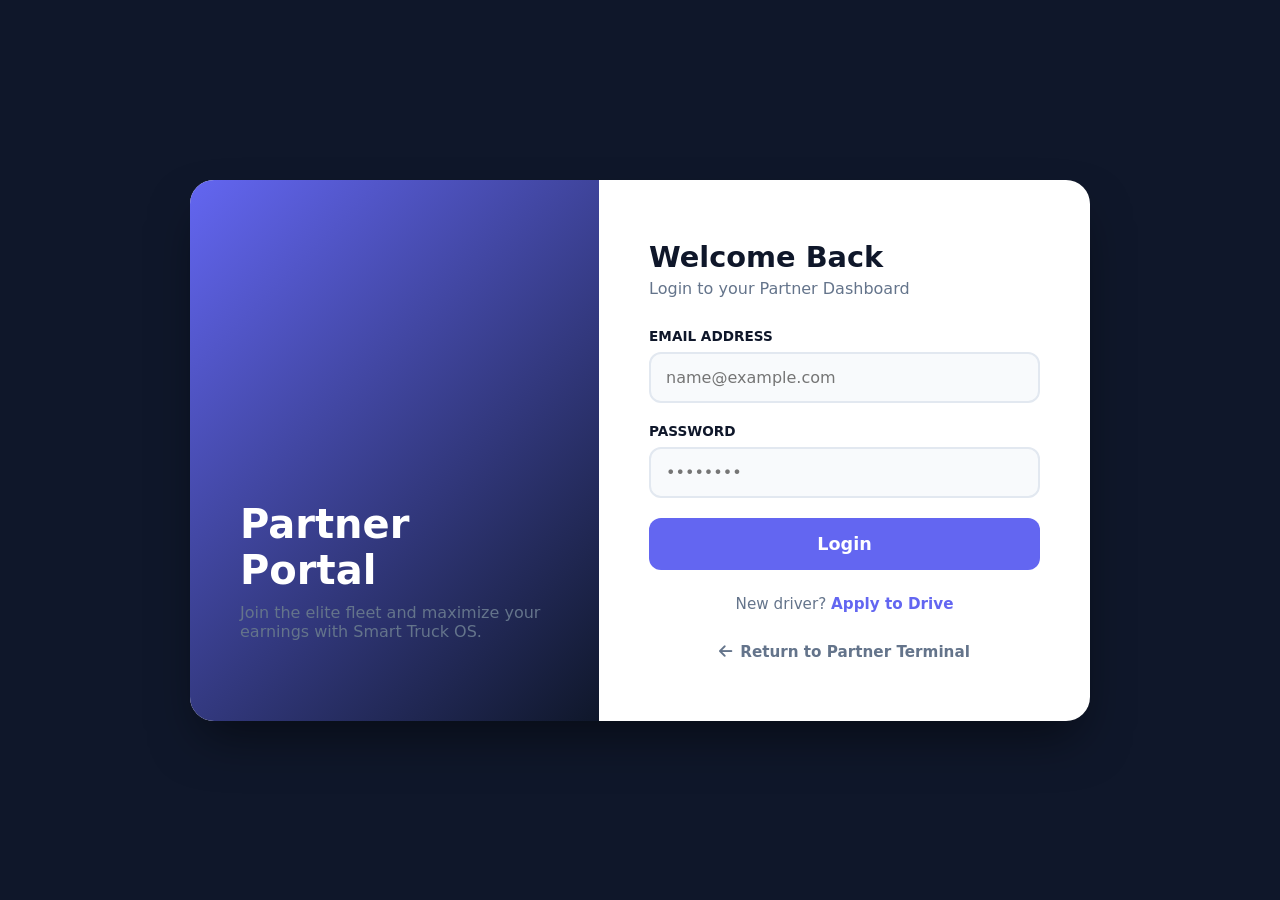
<file: templates/driver_auth.html>
<!DOCTYPE html>
<html lang="en">
<head>
    <meta charset="UTF-8">
    <meta name="viewport" content="width=device-width, initial-scale=1.0">
    <title>Partner Access | Smart Truck</title>
    <link rel="stylesheet" href="https://cdnjs.cloudflare.com/ajax/libs/font-awesome/6.4.0/css/all.min.css">
    <style>
        :root {
            --primary: #6366f1;
            --secondary: #0f172a;
            --accent: #4f46e5;
            --success: #10b981;
            --error: #ef4444;
            --bg-dark: #0f172a;
        }

        * { margin: 0; padding: 0; box-sizing: border-box; font-family: 'Inter', system-ui, sans-serif; }

        body {
            background: var(--bg-dark);
            min-height: 100vh;
            display: flex;
            align-items: center;
            justify-content: center;
            padding: 20px;
        }

        .auth-container {
            width: 100%;
            max-width: 900px;
            display: grid;
            grid-template-columns: 1fr 1.2fr;
            background: white;
            border-radius: 24px;
            overflow: hidden;
            box-shadow: 0 25px 50px -12px rgba(0, 0, 0, 0.5);
        }

        .auth-graphic {
            background: linear-gradient(135deg, var(--primary), var(--secondary)), 
                        url('https://images.unsplash.com/photo-1601584115197-04ecc0da31d7?ixlib=rb-4.0.3&auto=format&fit=crop&w=800&q=80') center/cover;
            background-blend-mode: overlay;
            padding: 50px;
            color: white;
            display: flex;
            flex-direction: column;
            justify-content: flex-end;
        }

        .auth-form-wrapper { padding: 60px 50px; }

        h1 { font-size: 2.5rem; font-weight: 800; margin-bottom: 10px; }
        h2 { font-size: 1.8rem; color: var(--secondary); margin-bottom: 5px; }
        p { color: #64748b; margin-bottom: 30px; }

        label { display: block; font-size: 0.85rem; font-weight: 700; color: var(--secondary); margin-bottom: 8px; text-transform: uppercase; }
        input {
            width: 100%;
            padding: 14px 15px;
            background: #f8fafc;
            border: 2px solid #e2e8f0;
            border-radius: 12px;
            margin-bottom: 20px;
            font-size: 1rem;
            transition: 0.3s;
        }
        input:focus { border-color: var(--primary); outline: none; background: white; }

        .btn-primary {
            width: 100%;
            padding: 16px;
            background: var(--primary);
            color: white;
            border: none;
            border-radius: 12px;
            font-size: 1.1rem;
            font-weight: 700;
            cursor: pointer;
            transition: 0.3s;
        }
        .btn-primary:hover { background: var(--accent); transform: translateY(-2px); }

        .toggle-link { color: var(--primary); font-weight: 600; text-decoration: none; cursor: pointer; }

        @media (max-width: 768px) {
            .auth-container { grid-template-columns: 1fr; }
            .auth-graphic { display: none; }
        }

        #auth-error {
            display: none;
            padding: 12px;
            background: #fef2f2;
            color: var(--error);
            border-radius: 8px;
            margin-bottom: 20px;
            font-size: 0.9rem;
            text-align: center;
            font-weight: 600;
        }
    </style>
</head>
<body>

    <div class="auth-container">
        <div class="auth-graphic">
            <h1>Partner Portal</h1>
            <p>Join the elite fleet and maximize your earnings with Smart Truck OS.</p>
        </div>
        <div class="auth-form-wrapper">
            <div id="auth-header-container">
                <h2 id="auth-title">Welcome Back</h2>
                <p id="auth-subtitle">Login to your Partner Dashboard</p>
            </div>

            <div id="auth-error"></div>

            <div id="signup-extras" style="display: none;">
                <label>Full Name</label>
                <input type="text" id="reg-name" placeholder="e.g. Qasim Nizam">
                <label>Phone Number</label>
                <input type="tel" id="reg-phone" placeholder="+92 300 1234567">
            </div>

            <label>Email Address</label>
            <input type="email" id="auth-email" placeholder="name@example.com">

            <label>Password</label>
            <input type="password" id="auth-pass" placeholder="••••••••">

            <button class="btn-primary" id="auth-btn" onclick="handleAuth()">Login</button>

            <p style="text-align:center; margin-top:25px; font-size:0.95rem;">
                <span id="toggle-text">New driver?</span>
                <span class="toggle-link" onclick="toggleAuth()" id="toggle-link">Apply to Drive</span>
            </p>
            
            <a href="/driver" style="display: flex; align-items: center; justify-content: center; gap: 8px; margin-top: 30px; color: #64748b; text-decoration: none; font-weight: 600; font-size: 0.95rem; transition: 0.3s;" onmouseover="this.style.color='var(--primary)'" onmouseout="this.style.color='#64748b'">
                <i class="fas fa-arrow-left"></i> Return to Partner Terminal
            </a>
        </div>
    </div>

    <script>
        let isLoginMode = true;

        function toggleAuth() {
            isLoginMode = !isLoginMode;
            document.getElementById('auth-title').innerText = isLoginMode ? 'Welcome Back' : 'Join the Fleet';
            document.getElementById('auth-subtitle').innerText = isLoginMode ? 'Login to your Partner Dashboard' : 'Apply for a Smart Truck Partner Account';
            document.getElementById('signup-extras').style.display = isLoginMode ? 'none' : 'block';
            document.getElementById('auth-btn').innerText = isLoginMode ? 'Login' : 'Create Account';
            document.getElementById('toggle-text').innerText = isLoginMode ? 'New driver?' : 'Already a partner?';
            document.getElementById('toggle-link').innerText = isLoginMode ? 'Apply to Drive' : 'Login instead';
            document.getElementById('auth-error').style.display = 'none';
        }

        async function handleAuth() {
            const email = document.getElementById('auth-email').value;
            const password = document.getElementById('auth-pass').value;
            const errorEl = document.getElementById('auth-error');
            const btn = document.getElementById('auth-btn');

            if (!email || !password) {
                errorEl.innerText = "Please fill all fields";
                errorEl.style.display = 'block';
                return;
            }

            btn.disabled = true;
            btn.innerText = "Processing...";
            errorEl.style.display = 'none';

            const endpoint = isLoginMode ? '/api/driver/login' : '/api/driver/signup';
            const body = isLoginMode ? { email, password } : {
                email, password,
                name: document.getElementById('reg-name').value,
                phone: document.getElementById('reg-phone').value
            };

            try {
                const res = await fetch(endpoint, {
                    method: 'POST',
                    headers: { 'Content-Type': 'application/json' },
                    body: JSON.stringify(body)
                });
                const data = await res.json();

                if (res.ok) {
                    if (isLoginMode) {
                        localStorage.setItem('smart_truck_driver_id', data.driver_id);
                        window.location.href = '/driver/dashboard';
                    } else {
                        alert("Account created! Please login.");
                        toggleAuth();
                    }
                } else {
                    errorEl.innerText = data.message;
                    errorEl.style.display = 'block';
                }
            } catch (err) {
                errorEl.innerText = "Connection error. Please try again.";
                errorEl.style.display = 'block';
            } finally {
                btn.disabled = false;
                btn.innerText = isLoginMode ? 'Login' : 'Create Account';
            }
        }
    </script>
</body>
</html>
</file>
